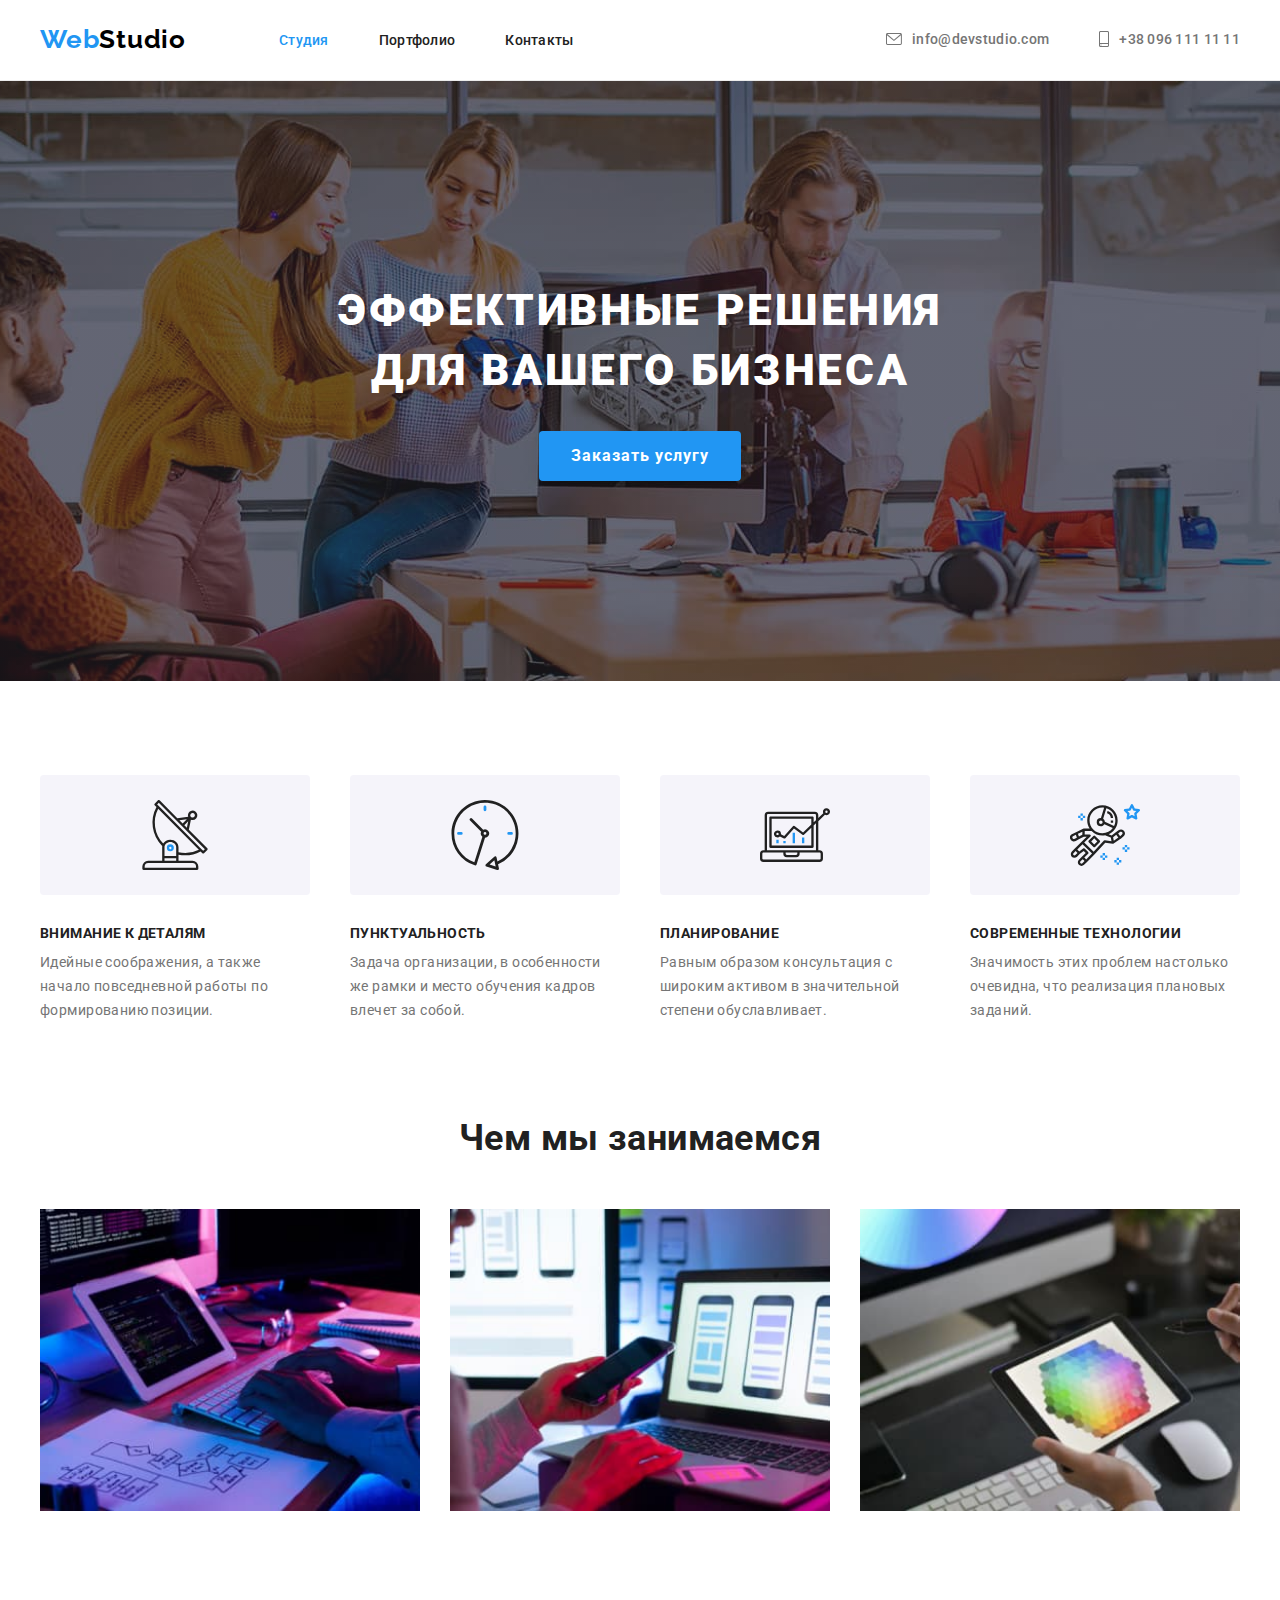
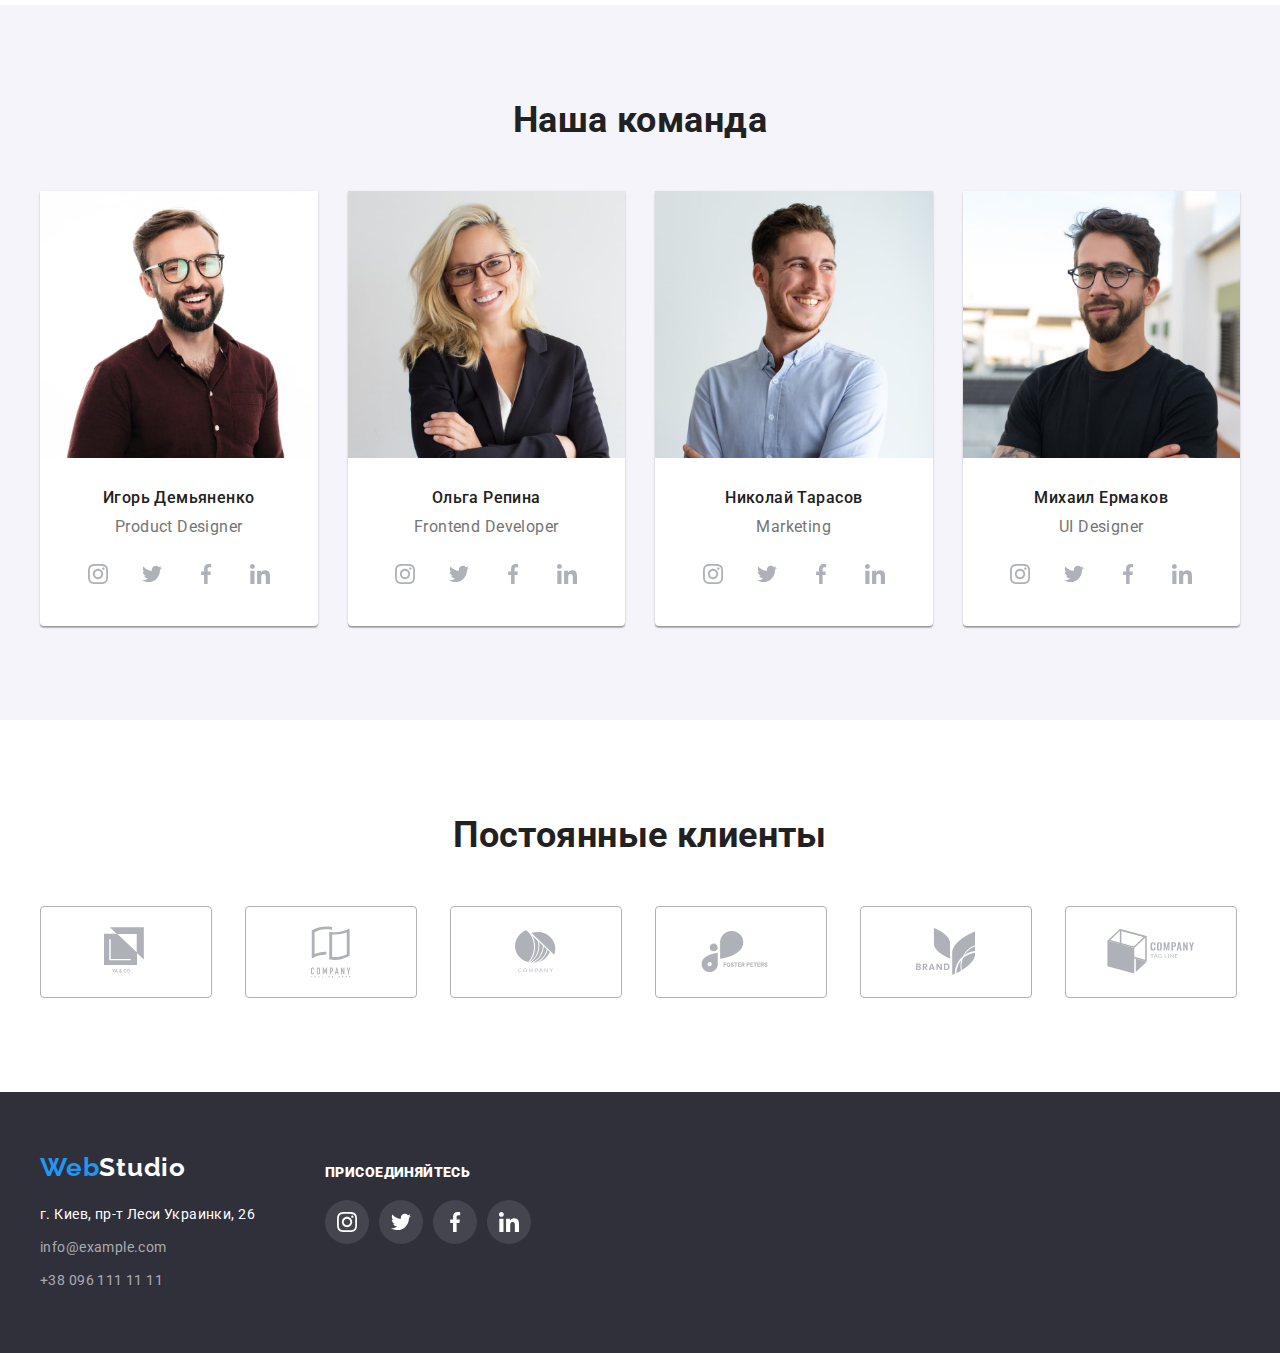
<file: index.html>
<!DOCTYPE html>
<html lang="ru-UA">

<head>

    <meta charset="UTF-8">
    <meta name="viewport" content="width=device-width, initial-scale=1.0">
    <title>Студия</title>
    <link href="https://fonts.googleapis.com/css2?family=Raleway:wght@700&family=Roboto:wght@400;500;700;900&display=swap" rel="stylesheet">
    <link rel="stylesheet" href="css/normalize.css">
    <link rel="stylesheet" href="css/styles.css">

</head>

<body>

    <header class="header">

        <div class="container header-container">
            <nav class="navigation">
                <a href="./index.html" class="logo"><span class="logo-accent">Web</span>Studio</a>
                <ul class="site-nav list">
                    <li class="list-item"><a href="./index.html" class="link current">Студия</a></li>
                    <li class="list-item"><a href="./portfolio.html" class="link">Портфолио</a></li>
                    <li class="list-item"><a href="#contacts" class="link">Контакты</a></li>
                </ul>
            </nav>
            <ul class="site-cont list">
                <li class="list-item mail"><a href="mailto:info@devstudio.com" class="link header-link"><svg class="mail-svg" width="16" height="12">
                    <use href="./images/studio-img/sprite.svg#mail"></use>
                </svg>info@devstudio.com</a></li>
                <li class="list-item phone"><a href="tel:+380961111111" class="link header-link"><svg class="phone-svg" width="10" height="16">
                    <use href="./images/studio-img/sprite.svg#phone"></use>
                </svg>+38 096 111 11 11</a></li>
            </ul>
        </div>

    </header>

    <main>

        <section class="hero">
            <div class="container">
                <h1 class="hero-title">Эффективные решения<br/>для вашего бизнеса</h1>
                <button type="button" class="button primary">Заказать услугу</button>
            </div>
        </section>

        <section class="section feature">
            <div class="container">
                <h2 class="section-title hidden">Особенности</h2>
                <ul class="feature-list list flexbox">
                    <li class="content-box icon-antenna">
                        <h3 class="title">Внимание к деталям</h3>
                        <p>Идейные соображения, а также начало повседневной работы по формированию позиции.</p>
                    </li>
                    <li class="content-box icon-clock">
                        <h3 class="title">Пунктуальность</h3>
                        <p>Задача организации, в особенности же рамки и место обучения кадров влечет за собой.</p>
                    </li>
                    <li class="content-box icon-diagram">
                        <h3 class="title">Планирование</h3>
                        <p>Равным образом консультация с широким активом в значительной степени обуславливает.</p>
                    </li>
                    <li class="content-box icon-astronaut">
                        <h3 class="title">Современные технологии</h3>
                        <p>Значимость этих проблем настолько очевидна, что реализация плановых заданий.</p>
                    </li>
                </ul>
            </div>
        </section>

        <section class="section job">
            <div class="container">
                <h2 class="section-title work">Чем мы занимаемся</h2>
                <ul class="list list-job">
                    <li class="work-img"><img class="img" src="./images/studio-img/img1.jpg" alt="Планшет с кодом на экране" width="370"></li>
                    <li class="work-img"><img class="img" src="./images/studio-img/img2.jpg" alt="Сматфон и ноутбук с вариантами оформления экрана" width="370"></li>
                    <li class="work-img"><img class="img" src="./images/studio-img/img3.jpg" alt="Планшет с цветовой палитрой на экране" width="370"></li>
                </ul>
            </div>
        </section>

        <section class="section team">
            <div class="container">
                <h2 class="section-title">Наша команда</h2>

                <ul class="team-list list">

                    <li class="card">
                        <img class="img" src="./images/studio-img/img4.jpg" alt="Мужчина в очках в коричневой рубашке" width="270">
                        <h3 class="title">Игорь Демьяненко</h3>
                        <p lang="en" class="spec">Product Designer</p>
                        <ul class="list social-icons">
                            <li class="social-icons-item">
                                <a class="social-icons-link" href="https://instagram.com/" target="_blank" rel="noopener noreferrer" aria-label="Instagram">
                                    <svg class="social-icons-svg">
                                    <use href="./images/studio-img/sprite.svg#instagram"></use>
                                </svg></a>
                            </li>
                            <li class="social-icons-item">
                                <a class="social-icons-link" href="https://twitter.com/" target="_blank" rel="noopener noreferrer" aria-label="Twitter">
                                    <svg class="social-icons-svg">
                                    <use href="./images/studio-img/sprite.svg#twitter"></use>
                                </svg></a>
                            </li>
                            <li class="social-icons-item">
                                <a class="social-icons-link" href="https://facebook.com/" target="_blank" rel="noopener noreferrer" aria-label="Facebook">
                                    <svg class="social-icons-svg">
                                    <use href="./images/studio-img/sprite.svg#facebook"></use>
                                </svg></a>
                            </li>
                            <li class="social-icons-item">
                                <a class="social-icons-link" href="https://linkedin.com/" target="_blank" rel="noopener noreferrer" aria-label="Linkedin">
                                    <svg class="social-icons-svg">
                                    <use href="./images/studio-img/sprite.svg#linkedin"></use>
                                </svg></a>
                            </li>
                        </ul>
                    </li>

                    <li class="card">
                        <img class="img" src="./images/studio-img/img5.jpg" alt="Девушка в очках в черном пиджаке" width="270">
                        <h3 class="title">Ольга Репина</h3>
                        <p lang="en" class="spec">Frontend Developer</p>
                        <ul class="list social-icons">
                            <li class="social-icons-item">
                                <a class="social-icons-link" href="https://instagram.com/" target="_blank" rel="noopener noreferrer" aria-label="Instagram">
                                    <svg class="social-icons-svg">
                                    <use href="./images/studio-img/sprite.svg#instagram"></use>
                                </svg></a>
                            </li>
                            <li class="social-icons-item">
                                <a class="social-icons-link" href="https://twitter.com/" target="_blank" rel="noopener noreferrer" aria-label="Twitter">
                                    <svg class="social-icons-svg">
                                    <use href="./images/studio-img/sprite.svg#twitter"></use>
                                </svg></a>
                            </li>
                            <li class="social-icons-item">
                                <a class="social-icons-link" href="https://facebook.com/" target="_blank" rel="noopener noreferrer" aria-label="Facebook">
                                    <svg class="social-icons-svg">
                                    <use href="./images/studio-img/sprite.svg#facebook"></use>
                                </svg></a>
                            </li>
                            <li class="social-icons-item">
                                <a class="social-icons-link" href="https://linkedin.com/" target="_blank" rel="noopener noreferrer" aria-label="Linkedin">
                                    <svg class="social-icons-svg">
                                    <use href="./images/studio-img/sprite.svg#linkedin"></use>
                                </svg></a>
                            </li>
                        </ul>
                    </li>

                    <li class="card">
                        <img class="img" src="./images/studio-img/img6.jpg" alt="Мужчина в голубой рубашке" width="270">
                        <h3 class="title">Николай Тарасов</h3>
                        <p lang="en" class="spec">Marketing</p>
                        <ul class="list social-icons">
                            <li class="social-icons-item">
                                <a class="social-icons-link" href="https://instagram.com/" target="_blank" rel="noopener noreferrer" aria-label="Instagram">
                                    <svg class="social-icons-svg">
                                    <use href="./images/studio-img/sprite.svg#instagram"></use>
                                </svg></a>
                            </li>
                            <li class="social-icons-item">
                                <a class="social-icons-link" href="https://twitter.com/" target="_blank" rel="noopener noreferrer" aria-label="Twitter">
                                    <svg class="social-icons-svg">
                                    <use href="./images/studio-img/sprite.svg#twitter"></use>
                                </svg></a>
                            </li>
                            <li class="social-icons-item">
                                <a class="social-icons-link" href="https://facebook.com/" target="_blank" rel="noopener noreferrer" aria-label="Facebook">
                                    <svg class="social-icons-svg">
                                    <use href="./images/studio-img/sprite.svg#facebook"></use>
                                </svg></a>
                            </li>
                            <li class="social-icons-item">
                                <a class="social-icons-link" href="https://linkedin.com/" target="_blank" rel="noopener noreferrer" aria-label="Linkedin">
                                    <svg class="social-icons-svg">
                                    <use href="./images/studio-img/sprite.svg#linkedin"></use>
                                </svg></a>
                            </li>
                        </ul>
                    </li>

                    <li class="card">
                        <img class="img" src="./images/studio-img/img7.jpg" alt="Мужчина в очках в черной футболке" width="270">
                        <h3 class="title">Михаил Ермаков</h3>
                        <p lang="en" class="spec">UI Designer</p>
                        <ul class="list social-icons">
                            <li class="social-icons-item">
                                <a class="social-icons-link" href="https://instagram.com/" target="_blank" rel="noopener noreferrer" aria-label="Instagram">
                                    <svg class="social-icons-svg">
                                        <use href="./images/studio-img/sprite.svg#instagram"></use>
                                    </svg></a>
                            </li>
                            <li class="social-icons-item">
                                <a class="social-icons-link" href="https://twitter.com/" target="_blank" rel="noopener noreferrer" aria-label="Twitter">
                                    <svg class="social-icons-svg">
                                        <use href="./images/studio-img/sprite.svg#twitter"></use>
                                    </svg></a>
                            </li>
                            <li class="social-icons-item">
                                <a class="social-icons-link" href="https://facebook.com/" target="_blank" rel="noopener noreferrer" aria-label="Facebook">
                                    <svg class="social-icons-svg">
                                        <use href="./images/studio-img/sprite.svg#facebook"></use>
                                     </svg></a>
                            </li>
                            <li class="social-icons-item">
                                <a class="social-icons-link" href="https://linkedin.com/" target="_blank" rel="noopener noreferrer" aria-label="Linkedin">
                                    <svg class="social-icons-svg">
                                        <use href="./images/studio-img/sprite.svg#linkedin"></use>
                                    </svg></a>
                            </li>
                        </ul>
                    </li>

                </ul>
            </div>

        </section>

        <section class="section clients">
            <div class="container">
                <h2 class="section-title clients-title">Постоянные клиенты</h2>
                <ul class="list clients-list">
                    <li class="clients-item">
                        <a class="clients-link" href="" target="_blank" rel="noopener noreferrer" aria-label="Company1">
                            <svg class="clients-icons-svg" width="44" height="49">
                                <use href="./images/studio-img/sprite.svg#logo1"></use>
                            </svg></a>
                    </li>
                    <li class="clients-item">
                        <a class="clients-link" href="" target="_blank" rel="noopener noreferrer" aria-label="Company2">
                            <svg class="clients-icons-svg" width="40" height="52">
                                <use href="./images/studio-img/sprite.svg#logo2"></use>
                            </svg></a>
                    </li>
                    <li class="clients-item">
                        <a class="clients-link" href="" target="_blank" rel="noopener noreferrer" aria-label="Company3">
                            <svg class="clients-icons-svg" width="41" height="43">
                                <use href="./images/studio-img/sprite.svg#logo3"></use>
                            </svg></a>
                    </li>
                    <li class="clients-item">
                        <a class="clients-link" href="" target="_blank" rel="noopener noreferrer" aria-label="Company4">
                            <svg class="clients-icons-svg" width="80" height="42">
                                <use href="./images/studio-img/sprite.svg#logo4"></use>
                            </svg></a>
                    </li>
                    <li class="clients-item">
                        <a class="clients-link" href="" target="_blank" rel="noopener noreferrer" aria-label="Company5">
                            <svg class="clients-icons-svg" width="59" height="47">
                                <use href="./images/studio-img/sprite.svg#logo5"></use>
                            </svg></a>
                    </li>
                    <li class="clients-item">
                        <a class="clients-link" href="" target="_blank" rel="noopener noreferrer" aria-label="Company6">
                            <svg class="clients-icons-svg" width="88" height="45">
                                <use href="./images/studio-img/sprite.svg#logo6"></use>
                            </svg></a>
                    </li>
                </ul>
            </div>
        </section>

    </main>

    <footer class="footer">

        <div class="container footer-text">
            <div class="our-contacts">
                <a href="./index.html" class="footer-logo"><span class="logo-accent">Web</span>Studio</a>
                <ul id="contacts" class="address list">
                    <li class="address-link">г. Киев, пр-т Леси Украинки, 26</li>
                    <li class="address-link"><a href="mailto:info@example.com" class="link">info@example.com</a></li>
                    <li><a href="tel:+380961111111" class="link">+38 096 111 11 11</a></li>
                </ul>
            </div>


            <div class="social-network">
                <p class="appeal"><strong>Присоединяйтесь</strong></p>
                <ul class="list social-icons">
                    <li class="social-icons-item">
                        <a class="social-icons-link footer-icons-link" href="https://instagram.com/" target="_blank" rel="noopener noreferrer" aria-label="Instagram">
                            <svg class="social-icons-svg footer-icons-svg">
                                    <use href="./images/studio-img/sprite.svg#instagram"></use>
                                </svg></a>
                    </li>
                    <li class="social-icons-item">
                        <a class="social-icons-link footer-icons-link" href="https://twitter.com/" target="_blank" rel="noopener noreferrer" aria-label="Twitter">
                            <svg class="social-icons-svg footer-icons-svg">
                                    <use href="./images/studio-img/sprite.svg#twitter"></use>
                                </svg></a>
                    </li>
                    <li class="social-icons-item">
                        <a class="social-icons-link footer-icons-link" href="https://facebook.com/" target="_blank" rel="noopener noreferrer" aria-label="Facebook">
                            <svg class="social-icons-svg footer-icons-svg">
                                    <use href="./images/studio-img/sprite.svg#facebook"></use>
                                </svg></a>
                    </li>
                    <li class="social-icons-item">
                        <a class="social-icons-link footer-icons-link" href="https://linkedin.com/" target="_blank" rel="noopener noreferrer" aria-label="Linkedin">
                            <svg class="social-icons-svg footer-icons-svg">
                                    <use href="./images/studio-img/sprite.svg#linkedin"></use>
                                </svg></a>
                    </li>
                </ul>
            </div>

        </div>
    </footer>

</body>

</html>
</file>
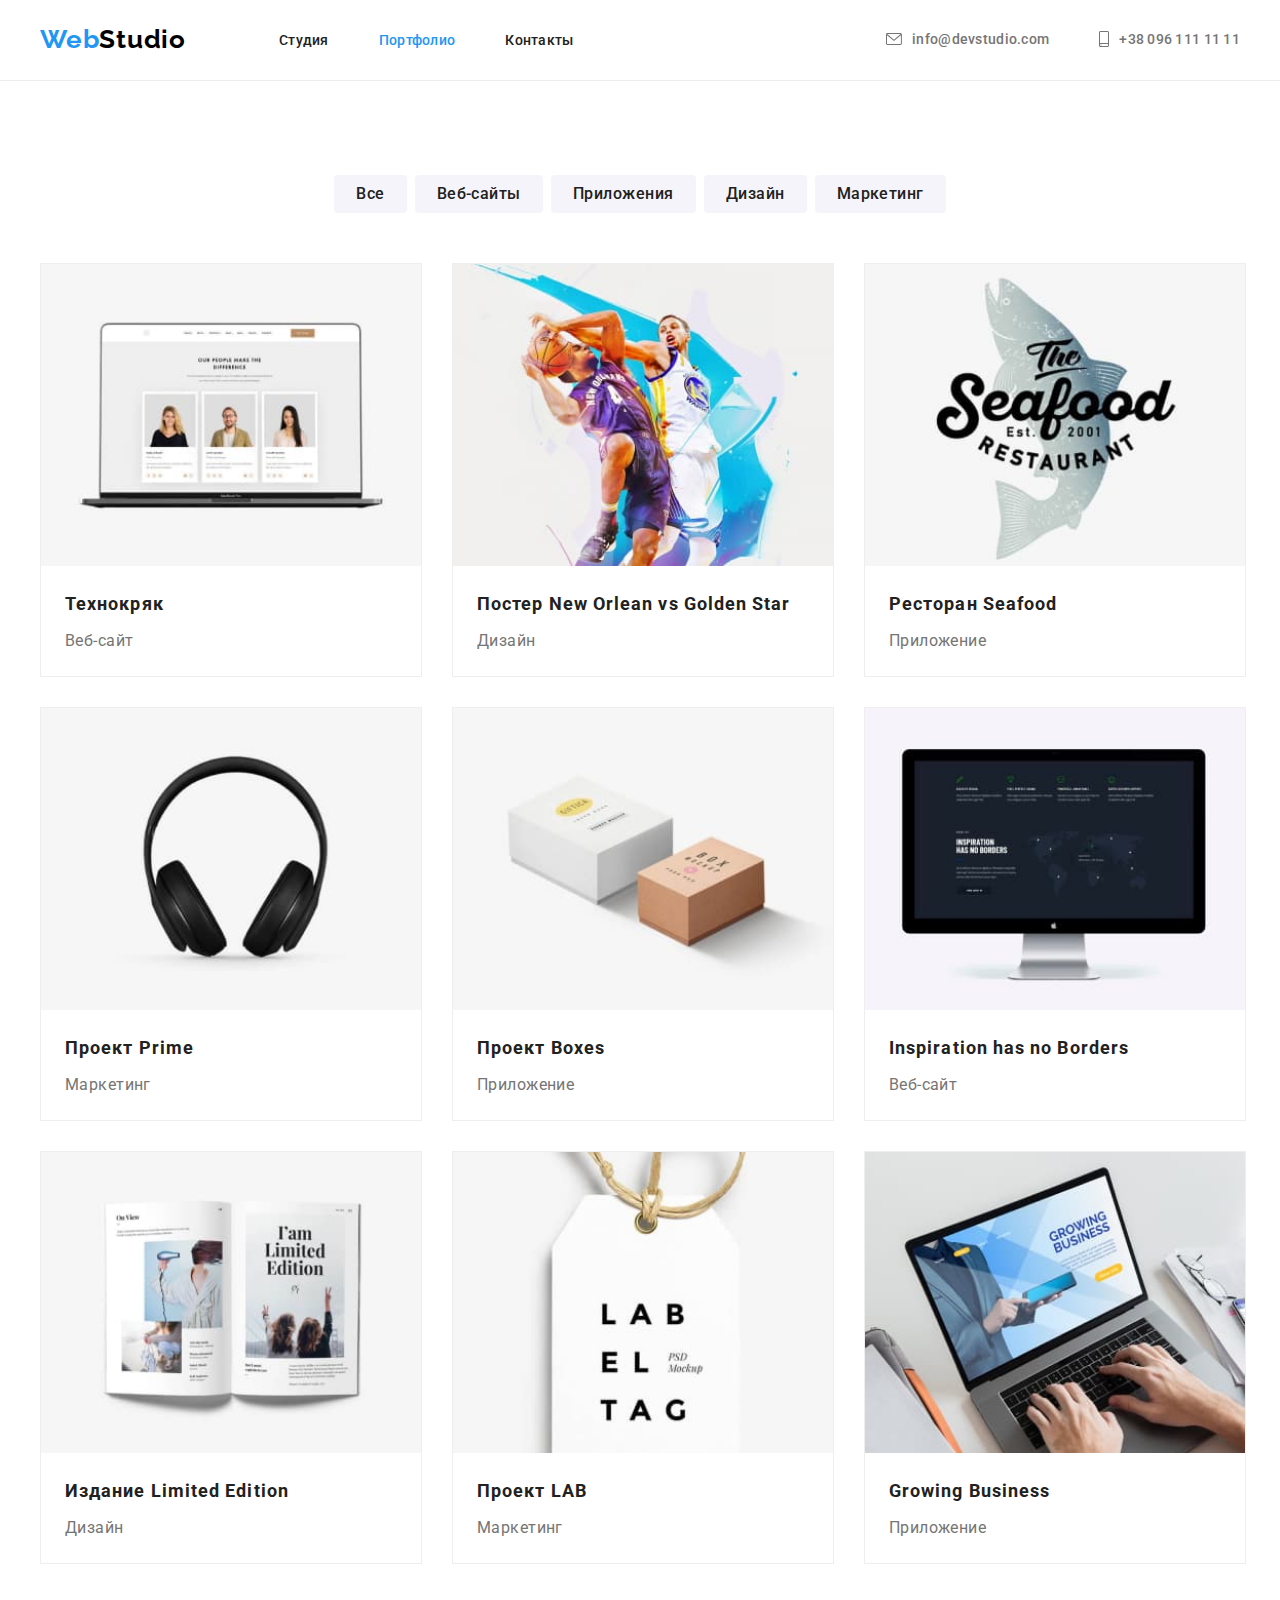
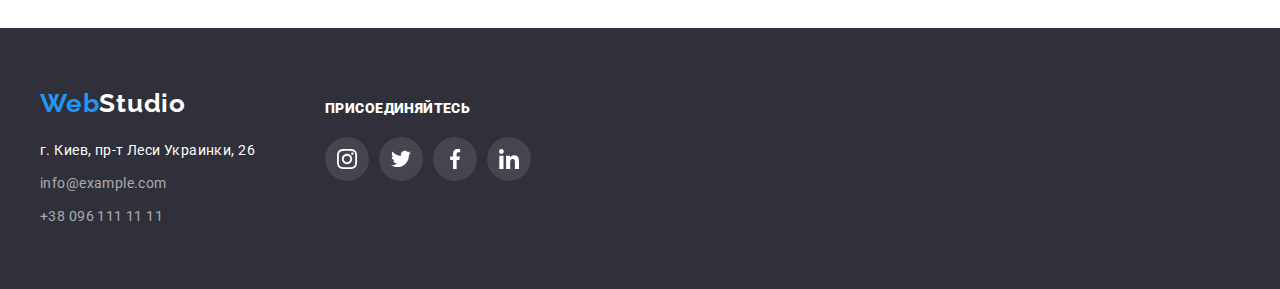
<file: portfolio.html>
<!DOCTYPE html>
<html lang="ru-UA">

<head>

    <meta charset="UTF-8">
    <meta name="viewport" content="width=device-width, initial-scale=1.0">
    <title>Портфолио</title>
    <link href="https://fonts.googleapis.com/css2?family=Raleway:wght@700&family=Roboto:wght@400;500;700;900&display=swap" rel="stylesheet">
    <link rel="stylesheet" href="css/normalize.css">
    <link rel="stylesheet" href="css/styles.css">

</head>

<body>

    <header class="header">

        <div class="container header-container">
            <nav class="navigation">
                <a href="./index.html" class="logo"><span class="logo-accent">Web</span>Studio</a>
                <ul class="site-nav list">
                    <li class="list-item"><a href="./index.html" class="link">Студия</a></li>
                    <li class="list-item"><a href="./portfolio.html" class="link current">Портфолио</a></li>
                    <li class="list-item"><a href="#contacts" class="link">Контакты</a></li>
                </ul>
            </nav>
            <ul class="site-cont list">
                <li class="list-item mail"><a href="mailto:info@devstudio.com" class="link header-link"><svg class="mail-svg" width="16" height="12">
                    <use href="./images/studio-img/sprite.svg#mail"></use>
                </svg>info@devstudio.com</a></li>
                <li class="list-item phone"><a href="tel:+380961111111" class="link header-link"><svg class="phone-svg" width="10" height="16">
                    <use href="./images/studio-img/sprite.svg#phone"></use>
                </svg>+38 096 111 11 11</a></li>
            </ul>
        </div>

    </header>

    <main>

        <section class="section progect">
            <div class="container">
                <h1 class="hidden">Портфолио</h1>

                <ul class="filter-list list">
                    <li class="filter-btn"><button type="button" class="button filter">Все</button></li>
                    <li class="filter-btn"><button type="button" class="button filter">Веб-сайты</button></li>
                    <li class="filter-btn"><button type="button" class="button filter">Приложения</button></li>
                    <li class="filter-btn"><button type="button" class="button filter">Дизайн</button></li>
                    <li class="filter-btn"><button type="button" class="button filter">Маркетинг</button></li>
                </ul>

                <ul class="progect-list list">
                    <li class="list-element">
                        <img class="img" src="./images/portfolio-img/img2-1.jpg" alt="Ноутбук со страницей веб-сайта на экране" width="370">
                        <h2 class="title">Технокряк</h2>
                        <p class="dep">Веб-сайт</p>
                    </li>
                    <li class="list-element">
                        <img class="img" src="./images/portfolio-img/img2-2.jpg" alt="Два баскетболиста в прыжке с мячом" width="370">
                        <h2 class="title">Постер New Orlean vs Golden Star</h2>
                        <p class="dep">Дизайн</p>
                    </li>
                    <li class="list-element">
                        <img class="img" src="./images/portfolio-img/img2-3.jpg" alt="Эмблема рыбы ресторанв Сифуд" width="370">
                        <h2 class="title">Ресторан Seafood</h2>
                        <p class="dep">Приложение</p>
                    </li>
                    <li class="list-element">
                        <img class="img" src="./images/portfolio-img/img2-4.jpg" alt="Накладные чорные наушники" width="370">
                        <h2 class="title">Проект Prime</h2>
                        <p class="dep">Маркетинг</p>
                    </li>
                    <li class="list-element">
                        <img class="img" src="./images/portfolio-img/img2-5.jpg" alt="Две коробки" width="370">
                        <h2 class="title">Проект Boxes</h2>
                        <p class="dep">Приложение</p>
                    </li>
                    <li class="list-element">
                        <img class="img" src="./images/portfolio-img/img2-6.jpg" alt="Монитор с изображением страницы веб-сайта" width="370">
                        <h2 class="title">Inspiration has no Borders</h2>
                        <p class="dep">Веб-сайт</p>
                    </li>
                    <li class="list-element">
                        <img class="img" src="./images/portfolio-img/img2-7.jpg" alt="Открытая книга" width="370">
                        <h2 class="title">Издание Limited Edition</h2>
                        <p class="dep">Дизайн</p>
                    </li>
                    <li class="list-element">
                        <img class="img" src="./images/portfolio-img/img2-8.jpg" alt="Белая бирка с надписью" width="370">
                        <h2 class="title">Проект LAB</h2>
                        <p class="dep">Маркетинг</p>
                    </li>
                    <li class="list-element">
                        <img class="img" src="./images/portfolio-img/img2-9.jpg" alt="Ноутбук с изобрадением приложения" width="370">
                        <h2 class="title">Growing Business</h2>
                        <p class="dep">Приложение</p>
                    </li>
                </ul>
            </div>
        </section>

    </main>

    <footer class="footer">

        <div class="container footer-text">
            <div class="our-contacts">
                <a href="./index.html" class="footer-logo"><span class="logo-accent">Web</span>Studio</a>
                <ul id="contacts" class="address list">
                    <li class="address-link">г. Киев, пр-т Леси Украинки, 26</li>
                    <li class="address-link"><a href="mailto:info@example.com" class="link">info@example.com</a></li>
                    <li><a href="tel:+380961111111" class="link">+38 096 111 11 11</a></li>
                </ul>
            </div>


            <div class="social-network">
                <p class="appeal"><strong>Присоединяйтесь</strong></p>
                <ul class="list social-icons">
                    <li class="social-icons-item">
                        <a class="social-icons-link footer-icons-link" href="https://instagram.com/" target="_blank" rel="noopener noreferrer" aria-label="Instagram">
                            <svg class="social-icons-svg footer-icons-svg">
                                    <use href="./images/studio-img/sprite.svg#instagram"></use>
                                </svg></a>
                    </li>
                    <li class="social-icons-item">
                        <a class="social-icons-link footer-icons-link" href="https://twitter.com/" target="_blank" rel="noopener noreferrer" aria-label="Twitter">
                            <svg class="social-icons-svg footer-icons-svg">
                                    <use href="./images/studio-img/sprite.svg#twitter"></use>
                                </svg></a>
                    </li>
                    <li class="social-icons-item">
                        <a class="social-icons-link footer-icons-link" href="https://facebook.com/" target="_blank" rel="noopener noreferrer" aria-label="Facebook">
                            <svg class="social-icons-svg footer-icons-svg">
                                    <use href="./images/studio-img/sprite.svg#facebook"></use>
                                </svg></a>
                    </li>
                    <li class="social-icons-item">
                        <a class="social-icons-link footer-icons-link" href="https://linkedin.com/" target="_blank" rel="noopener noreferrer" aria-label="Linkedin">
                            <svg class="social-icons-svg footer-icons-svg">
                                    <use href="./images/studio-img/sprite.svg#linkedin"></use>
                                </svg></a>
                    </li>
                </ul>
            </div>

        </div>
    </footer>


</body>

</html>
</file>
<file: css/styles.css>
:root {
                                                                                                                                                                                                                                                                                                                                                                                                                                                                                                                                                                                                                                                             --primary-text-color: #757575;
                                                                                                                                                                                                                                                                                                                                                                                                                                                                                                                                                                                                                                                             --title-text-color: #212121;
                                                                                                                                                                                                                                                                                                                                                                                                                                                                                                                                                                                                                                                             --accent-color: #2196F3;
                                                                                                                                                                                                                                                                                                                                                                                                                                                                                                                                                                                                                                                             --some-text-color: #000000;
                                                                                                                                                                                                                                                                                                                                                                                                                                                                                                                                                                                                                                                             --footer-text-color: rgba(255, 255, 255, 0.6);
                                                                                                                                                                                                                                                                                                                                                                                                                                                                                                                                                                                                                                                             --main-background-color: #FFFFFF;
                                                                                                                                                                                                                                                                                                                                                                                                                                                                                                                                                                                                                                                             --secondery-background-color: #2F303A;
                                                                                                                                                                                                                                                                                                                                                                                                                                                                                                                                                                                                                                                             --section-background-color: #F5F4FA;
                                                                                                                                                                                                                                                                                                                                                                                                                                                                                                                                                                                                                                                             --icons-color: #AFB1B8;
                                                                                                                                                                                                                                                                                                                                                                                                                                                                                                                                                                                                                                                         }
                                                                                                                                                                                                                                                                                                                                                                                                                                                                                                                                                                                                                                                         /* Обводка для проверки */
                                                                                                                                                                                                                                                                                                                                                                                                                                                                                                                                                                                                                                                         /* outline: 2px solod tomato; */
                                                                                                                                                                                                                                                                                                                                                                                                                                                                                                                                                                                                                                                         
                                                                                                                                                                                                                                                                                                                                                                                                                                                                                                                                                                                                                                                         html {
                                                                                                                                                                                                                                                                                                                                                                                                                                                                                                                                                                                                                                                             box-sizing: border-box;
                                                                                                                                                                                                                                                                                                                                                                                                                                                                                                                                                                                                                                                         }
                                                                                                                                                                                                                                                                                                                                                                                                                                                                                                                                                                                                                                                         
                                                                                                                                                                                                                                                                                                                                                                                                                                                                                                                                                                                                                                                         body {
                                                                                                                                                                                                                                                                                                                                                                                                                                                                                                                                                                                                                                                             font-family: Roboto, sans-serif;
                                                                                                                                                                                                                                                                                                                                                                                                                                                                                                                                                                                                                                                             font-size: 14px;
                                                                                                                                                                                                                                                                                                                                                                                                                                                                                                                                                                                                                                                             line-height: 1.71;
                                                                                                                                                                                                                                                                                                                                                                                                                                                                                                                                                                                                                                                             letter-spacing: 0.03em;
                                                                                                                                                                                                                                                                                                                                                                                                                                                                                                                                                                                                                                                             color: var(--primary-text-color);
                                                                                                                                                                                                                                                                                                                                                                                                                                                                                                                                                                                                                                                             background-color: var(--main-background-color);
                                                                                                                                                                                                                                                                                                                                                                                                                                                                                                                                                                                                                                                         }
                                                                                                                                                                                                                                                                                                                                                                                                                                                                                                                                                                                                                                                         
                                                                                                                                                                                                                                                                                                                                                                                                                                                                                                                                                                                                                                                         h1,
                                                                                                                                                                                                                                                                                                                                                                                                                                                                                                                                                                                                                                                         h2,
                                                                                                                                                                                                                                                                                                                                                                                                                                                                                                                                                                                                                                                         h3 {
                                                                                                                                                                                                                                                                                                                                                                                                                                                                                                                                                                                                                                                             margin-top: 0;
                                                                                                                                                                                                                                                                                                                                                                                                                                                                                                                                                                                                                                                         }
                                                                                                                                                                                                                                                                                                                                                                                                                                                                                                                                                                                                                                                         
                                                                                                                                                                                                                                                                                                                                                                                                                                                                                                                                                                                                                                                         p {
                                                                                                                                                                                                                                                                                                                                                                                                                                                                                                                                                                                                                                                             margin: 0;
                                                                                                                                                                                                                                                                                                                                                                                                                                                                                                                                                                                                                                                         }
                                                                                                                                                                                                                                                                                                                                                                                                                                                                                                                                                                                                                                                         
                                                                                                                                                                                                                                                                                                                                                                                                                                                                                                                                                                                                                                                         img {
                                                                                                                                                                                                                                                                                                                                                                                                                                                                                                                                                                                                                                                             display: block;
                                                                                                                                                                                                                                                                                                                                                                                                                                                                                                                                                                                                                                                             width: 100%;
                                                                                                                                                                                                                                                                                                                                                                                                                                                                                                                                                                                                                                                         }
                                                                                                                                                                                                                                                                                                                                                                                                                                                                                                                                                                                                                                                         
                                                                                                                                                                                                                                                                                                                                                                                                                                                                                                                                                                                                                                                         .list {
                                                                                                                                                                                                                                                                                                                                                                                                                                                                                                                                                                                                                                                             padding: 0;
                                                                                                                                                                                                                                                                                                                                                                                                                                                                                                                                                                                                                                                             margin: 0;
                                                                                                                                                                                                                                                                                                                                                                                                                                                                                                                                                                                                                                                             list-style: none;
                                                                                                                                                                                                                                                                                                                                                                                                                                                                                                                                                                                                                                                         }
                                                                                                                                                                                                                                                                                                                                                                                                                                                                                                                                                                                                                                                         /* Header */
                                                                                                                                                                                                                                                                                                                                                                                                                                                                                                                                                                                                                                                         
                                                                                                                                                                                                                                                                                                                                                                                                                                                                                                                                                                                                                                                         .header {
                                                                                                                                                                                                                                                                                                                                                                                                                                                                                                                                                                                                                                                             padding-top: 24px;
                                                                                                                                                                                                                                                                                                                                                                                                                                                                                                                                                                                                                                                             padding-bottom: 25px;
                                                                                                                                                                                                                                                                                                                                                                                                                                                                                                                                                                                                                                                             border-bottom: 1px solid #ECECEC;
                                                                                                                                                                                                                                                                                                                                                                                                                                                                                                                                                                                                                                                             font-weight: 500;
                                                                                                                                                                                                                                                                                                                                                                                                                                                                                                                                                                                                                                                             font-size: 14px;
                                                                                                                                                                                                                                                                                                                                                                                                                                                                                                                                                                                                                                                             line-height: 1.142;
                                                                                                                                                                                                                                                                                                                                                                                                                                                                                                                                                                                                                                                             letter-spacing: 0.02em;
                                                                                                                                                                                                                                                                                                                                                                                                                                                                                                                                                                                                                                                             background-color: var(--main-background-color);
                                                                                                                                                                                                                                                                                                                                                                                                                                                                                                                                                                                                                                                         }
                                                                                                                                                                                                                                                                                                                                                                                                                                                                                                                                                                                                                                                         
                                                                                                                                                                                                                                                                                                                                                                                                                                                                                                                                                                                                                                                         .container {
                                                                                                                                                                                                                                                                                                                                                                                                                                                                                                                                                                                                                                                             width: 1200px;
                                                                                                                                                                                                                                                                                                                                                                                                                                                                                                                                                                                                                                                             padding-left: 15px;
                                                                                                                                                                                                                                                                                                                                                                                                                                                                                                                                                                                                                                                             padding-right: 15px;
                                                                                                                                                                                                                                                                                                                                                                                                                                                                                                                                                                                                                                                             margin-left: auto;
                                                                                                                                                                                                                                                                                                                                                                                                                                                                                                                                                                                                                                                             margin-right: auto;
                                                                                                                                                                                                                                                                                                                                                                                                                                                                                                                                                                                                                                                         }
                                                                                                                                                                                                                                                                                                                                                                                                                                                                                                                                                                                                                                                         
                                                                                                                                                                                                                                                                                                                                                                                                                                                                                                                                                                                                                                                         .header-container {
                                                                                                                                                                                                                                                                                                                                                                                                                                                                                                                                                                                                                                                             display: flex;
                                                                                                                                                                                                                                                                                                                                                                                                                                                                                                                                                                                                                                                             justify-content: space-between;
                                                                                                                                                                                                                                                                                                                                                                                                                                                                                                                                                                                                                                                             align-items: center;
                                                                                                                                                                                                                                                                                                                                                                                                                                                                                                                                                                                                                                                         }
                                                                                                                                                                                                                                                                                                                                                                                                                                                                                                                                                                                                                                                         
                                                                                                                                                                                                                                                                                                                                                                                                                                                                                                                                                                                                                                                         .navigation {
                                                                                                                                                                                                                                                                                                                                                                                                                                                                                                                                                                                                                                                             display: flex;
                                                                                                                                                                                                                                                                                                                                                                                                                                                                                                                                                                                                                                                             align-items: center;
                                                                                                                                                                                                                                                                                                                                                                                                                                                                                                                                                                                                                                                         }
                                                                                                                                                                                                                                                                                                                                                                                                                                                                                                                                                                                                                                                         
                                                                                                                                                                                                                                                                                                                                                                                                                                                                                                                                                                                                                                                         .mail {
                                                                                                                                                                                                                                                                                                                                                                                                                                                                                                                                                                                                                                                             display: flex;
                                                                                                                                                                                                                                                                                                                                                                                                                                                                                                                                                                                                                                                             align-items: center;
                                                                                                                                                                                                                                                                                                                                                                                                                                                                                                                                                                                                                                                         }
                                                                                                                                                                                                                                                                                                                                                                                                                                                                                                                                                                                                                                                         
                                                                                                                                                                                                                                                                                                                                                                                                                                                                                                                                                                                                                                                         .header-link {
                                                                                                                                                                                                                                                                                                                                                                                                                                                                                                                                                                                                                                                             display: flex;
                                                                                                                                                                                                                                                                                                                                                                                                                                                                                                                                                                                                                                                             align-items: center;
                                                                                                                                                                                                                                                                                                                                                                                                                                                                                                                                                                                                                                                         }
                                                                                                                                                                                                                                                                                                                                                                                                                                                                                                                                                                                                                                                         
                                                                                                                                                                                                                                                                                                                                                                                                                                                                                                                                                                                                                                                         .mail-svg,
                                                                                                                                                                                                                                                                                                                                                                                                                                                                                                                                                                                                                                                         .phone-svg {
                                                                                                                                                                                                                                                                                                                                                                                                                                                                                                                                                                                                                                                             display: inline-flex;
                                                                                                                                                                                                                                                                                                                                                                                                                                                                                                                                                                                                                                                             fill: var(--primary-text-color);
                                                                                                                                                                                                                                                                                                                                                                                                                                                                                                                                                                                                                                                             margin-right: 10px;
                                                                                                                                                                                                                                                                                                                                                                                                                                                                                                                                                                                                                                                         }
                                                                                                                                                                                                                                                                                                                                                                                                                                                                                                                                                                                                                                                         
                                                                                                                                                                                                                                                                                                                                                                                                                                                                                                                                                                                                                                                         .header-link:hover .mail-svg,
                                                                                                                                                                                                                                                                                                                                                                                                                                                                                                                                                                                                                                                         .header-link:focus .mail-svg,
                                                                                                                                                                                                                                                                                                                                                                                                                                                                                                                                                                                                                                                         .header-link:hover .phone-svg,
                                                                                                                                                                                                                                                                                                                                                                                                                                                                                                                                                                                                                                                         .header-link:focus .phone-svg {
                                                                                                                                                                                                                                                                                                                                                                                                                                                                                                                                                                                                                                                             fill: var(--accent-color);
                                                                                                                                                                                                                                                                                                                                                                                                                                                                                                                                                                                                                                                         }
                                                                                                                                                                                                                                                                                                                                                                                                                                                                                                                                                                                                                                                         /* Logo */
                                                                                                                                                                                                                                                                                                                                                                                                                                                                                                                                                                                                                                                         
                                                                                                                                                                                                                                                                                                                                                                                                                                                                                                                                                                                                                                                         .header .logo {
                                                                                                                                                                                                                                                                                                                                                                                                                                                                                                                                                                                                                                                             margin-right: 93px;
                                                                                                                                                                                                                                                                                                                                                                                                                                                                                                                                                                                                                                                         }
                                                                                                                                                                                                                                                                                                                                                                                                                                                                                                                                                                                                                                                         
                                                                                                                                                                                                                                                                                                                                                                                                                                                                                                                                                                                                                                                         .logo,
                                                                                                                                                                                                                                                                                                                                                                                                                                                                                                                                                                                                                                                         .footer-logo {
                                                                                                                                                                                                                                                                                                                                                                                                                                                                                                                                                                                                                                                             font-family: Raleway, sans-serif;
                                                                                                                                                                                                                                                                                                                                                                                                                                                                                                                                                                                                                                                             font-weight: 700;
                                                                                                                                                                                                                                                                                                                                                                                                                                                                                                                                                                                                                                                             font-size: 26px;
                                                                                                                                                                                                                                                                                                                                                                                                                                                                                                                                                                                                                                                             line-height: 1.192;
                                                                                                                                                                                                                                                                                                                                                                                                                                                                                                                                                                                                                                                             letter-spacing: 0.03em;
                                                                                                                                                                                                                                                                                                                                                                                                                                                                                                                                                                                                                                                             color: var(--some-text-color);
                                                                                                                                                                                                                                                                                                                                                                                                                                                                                                                                                                                                                                                         }
                                                                                                                                                                                                                                                                                                                                                                                                                                                                                                                                                                                                                                                         
                                                                                                                                                                                                                                                                                                                                                                                                                                                                                                                                                                                                                                                         .logo-accent {
                                                                                                                                                                                                                                                                                                                                                                                                                                                                                                                                                                                                                                                             color: var(--accent-color);
                                                                                                                                                                                                                                                                                                                                                                                                                                                                                                                                                                                                                                                         }
                                                                                                                                                                                                                                                                                                                                                                                                                                                                                                                                                                                                                                                         
                                                                                                                                                                                                                                                                                                                                                                                                                                                                                                                                                                                                                                                         .logo,
                                                                                                                                                                                                                                                                                                                                                                                                                                                                                                                                                                                                                                                         .link {
                                                                                                                                                                                                                                                                                                                                                                                                                                                                                                                                                                                                                                                             text-decoration: none;
                                                                                                                                                                                                                                                                                                                                                                                                                                                                                                                                                                                                                                                         }
                                                                                                                                                                                                                                                                                                                                                                                                                                                                                                                                                                                                                                                         /*  Site-nav, Site-cont */
                                                                                                                                                                                                                                                                                                                                                                                                                                                                                                                                                                                                                                                         
                                                                                                                                                                                                                                                                                                                                                                                                                                                                                                                                                                                                                                                         .site-nav,
                                                                                                                                                                                                                                                                                                                                                                                                                                                                                                                                                                                                                                                         .site-cont {
                                                                                                                                                                                                                                                                                                                                                                                                                                                                                                                                                                                                                                                             display: inline-flex;
                                                                                                                                                                                                                                                                                                                                                                                                                                                                                                                                                                                                                                                         }
                                                                                                                                                                                                                                                                                                                                                                                                                                                                                                                                                                                                                                                         
                                                                                                                                                                                                                                                                                                                                                                                                                                                                                                                                                                                                                                                         .list-item:not(:last-child) {
                                                                                                                                                                                                                                                                                                                                                                                                                                                                                                                                                                                                                                                             margin-right: 50px;
                                                                                                                                                                                                                                                                                                                                                                                                                                                                                                                                                                                                                                                         }
                                                                                                                                                                                                                                                                                                                                                                                                                                                                                                                                                                                                                                                         
                                                                                                                                                                                                                                                                                                                                                                                                                                                                                                                                                                                                                                                         .site-nav .link {
                                                                                                                                                                                                                                                                                                                                                                                                                                                                                                                                                                                                                                                             color: var(--title-text-color);
                                                                                                                                                                                                                                                                                                                                                                                                                                                                                                                                                                                                                                                         }
                                                                                                                                                                                                                                                                                                                                                                                                                                                                                                                                                                                                                                                         
                                                                                                                                                                                                                                                                                                                                                                                                                                                                                                                                                                                                                                                         .site-nav .link:hover,
                                                                                                                                                                                                                                                                                                                                                                                                                                                                                                                                                                                                                                                         .site-nav .link:focus,
                                                                                                                                                                                                                                                                                                                                                                                                                                                                                                                                                                                                                                                         .site-cont .link:hover,
                                                                                                                                                                                                                                                                                                                                                                                                                                                                                                                                                                                                                                                         .site-cont .link:focus,
                                                                                                                                                                                                                                                                                                                                                                                                                                                                                                                                                                                                                                                         .site-nav .link.current {
                                                                                                                                                                                                                                                                                                                                                                                                                                                                                                                                                                                                                                                             color: var(--accent-color);
                                                                                                                                                                                                                                                                                                                                                                                                                                                                                                                                                                                                                                                         }
                                                                                                                                                                                                                                                                                                                                                                                                                                                                                                                                                                                                                                                         
                                                                                                                                                                                                                                                                                                                                                                                                                                                                                                                                                                                                                                                         .site-cont .link {
                                                                                                                                                                                                                                                                                                                                                                                                                                                                                                                                                                                                                                                             color: var(--primary-text-color);
                                                                                                                                                                                                                                                                                                                                                                                                                                                                                                                                                                                                                                                         }
                                                                                                                                                                                                                                                                                                                                                                                                                                                                                                                                                                                                                                                         /* Hero */
                                                                                                                                                                                                                                                                                                                                                                                                                                                                                                                                                                                                                                                         
                                                                                                                                                                                                                                                                                                                                                                                                                                                                                                                                                                                                                                                         .hero {
                                                                                                                                                                                                                                                                                                                                                                                                                                                                                                                                                                                                                                                             height: 600px;
                                                                                                                                                                                                                                                                                                                                                                                                                                                                                                                                                                                                                                                             text-align: center;
                                                                                                                                                                                                                                                                                                                                                                                                                                                                                                                                                                                                                                                             background-color: var(--secondery-background-color);
                                                                                                                                                                                                                                                                                                                                                                                                                                                                                                                                                                                                                                                             background-image: radial-gradient(circle at center, rgba(47, 48, 58, 0.4) 40%, rgba(47, 48, 58, 0.4) 40%), url(../images/studio-img/bg-hero.jpg);
                                                                                                                                                                                                                                                                                                                                                                                                                                                                                                                                                                                                                                                             background-repeat: no-repeat;
                                                                                                                                                                                                                                                                                                                                                                                                                                                                                                                                                                                                                                                             background-size: cover;
                                                                                                                                                                                                                                                                                                                                                                                                                                                                                                                                                                                                                                                             background-position: center;
                                                                                                                                                                                                                                                                                                                                                                                                                                                                                                                                                                                                                                                         }
                                                                                                                                                                                                                                                                                                                                                                                                                                                                                                                                                                                                                                                         
                                                                                                                                                                                                                                                                                                                                                                                                                                                                                                                                                                                                                                                         .hero-title {
                                                                                                                                                                                                                                                                                                                                                                                                                                                                                                                                                                                                                                                             margin-bottom: 30px;
                                                                                                                                                                                                                                                                                                                                                                                                                                                                                                                                                                                                                                                             padding-top: 200px;
                                                                                                                                                                                                                                                                                                                                                                                                                                                                                                                                                                                                                                                             font-weight: 900;
                                                                                                                                                                                                                                                                                                                                                                                                                                                                                                                                                                                                                                                             font-size: 44px;
                                                                                                                                                                                                                                                                                                                                                                                                                                                                                                                                                                                                                                                             line-height: 1.36;
                                                                                                                                                                                                                                                                                                                                                                                                                                                                                                                                                                                                                                                             letter-spacing: 0.06em;
                                                                                                                                                                                                                                                                                                                                                                                                                                                                                                                                                                                                                                                             text-transform: uppercase;
                                                                                                                                                                                                                                                                                                                                                                                                                                                                                                                                                                                                                                                             color: var(--main-background-color);
                                                                                                                                                                                                                                                                                                                                                                                                                                                                                                                                                                                                                                                         }
                                                                                                                                                                                                                                                                                                                                                                                                                                                                                                                                                                                                                                                         /* Section */
                                                                                                                                                                                                                                                                                                                                                                                                                                                                                                                                                                                                                                                         
                                                                                                                                                                                                                                                                                                                                                                                                                                                                                                                                                                                                                                                         .section {
                                                                                                                                                                                                                                                                                                                                                                                                                                                                                                                                                                                                                                                             padding-top: 94px;
                                                                                                                                                                                                                                                                                                                                                                                                                                                                                                                                                                                                                                                             padding-bottom: 94px;
                                                                                                                                                                                                                                                                                                                                                                                                                                                                                                                                                                                                                                                         }
                                                                                                                                                                                                                                                                                                                                                                                                                                                                                                                                                                                                                                                         
                                                                                                                                                                                                                                                                                                                                                                                                                                                                                                                                                                                                                                                         .section.job {
                                                                                                                                                                                                                                                                                                                                                                                                                                                                                                                                                                                                                                                             padding-top: 0;
                                                                                                                                                                                                                                                                                                                                                                                                                                                                                                                                                                                                                                                         }
                                                                                                                                                                                                                                                                                                                                                                                                                                                                                                                                                                                                                                                         
                                                                                                                                                                                                                                                                                                                                                                                                                                                                                                                                                                                                                                                         .section-title {
                                                                                                                                                                                                                                                                                                                                                                                                                                                                                                                                                                                                                                                             font-weight: 700;
                                                                                                                                                                                                                                                                                                                                                                                                                                                                                                                                                                                                                                                             font-size: 36px;
                                                                                                                                                                                                                                                                                                                                                                                                                                                                                                                                                                                                                                                             line-height: 1.167;
                                                                                                                                                                                                                                                                                                                                                                                                                                                                                                                                                                                                                                                             text-align: center;
                                                                                                                                                                                                                                                                                                                                                                                                                                                                                                                                                                                                                                                             color: var(--title-text-color);
                                                                                                                                                                                                                                                                                                                                                                                                                                                                                                                                                                                                                                                         }
                                                                                                                                                                                                                                                                                                                                                                                                                                                                                                                                                                                                                                                         
                                                                                                                                                                                                                                                                                                                                                                                                                                                                                                                                                                                                                                                         .hidden {
                                                                                                                                                                                                                                                                                                                                                                                                                                                                                                                                                                                                                                                             display: none;
                                                                                                                                                                                                                                                                                                                                                                                                                                                                                                                                                                                                                                                         }
                                                                                                                                                                                                                                                                                                                                                                                                                                                                                                                                                                                                                                                         /* Features */
                                                                                                                                                                                                                                                                                                                                                                                                                                                                                                                                                                                                                                                         
                                                                                                                                                                                                                                                                                                                                                                                                                                                                                                                                                                                                                                                         .flexbox {
                                                                                                                                                                                                                                                                                                                                                                                                                                                                                                                                                                                                                                                             display: flex;
                                                                                                                                                                                                                                                                                                                                                                                                                                                                                                                                                                                                                                                             justify-content: space-between;
                                                                                                                                                                                                                                                                                                                                                                                                                                                                                                                                                                                                                                                         }
                                                                                                                                                                                                                                                                                                                                                                                                                                                                                                                                                                                                                                                         
                                                                                                                                                                                                                                                                                                                                                                                                                                                                                                                                                                                                                                                         .content-box {
                                                                                                                                                                                                                                                                                                                                                                                                                                                                                                                                                                                                                                                             flex-basis: 270px;
                                                                                                                                                                                                                                                                                                                                                                                                                                                                                                                                                                                                                                                         }
                                                                                                                                                                                                                                                                                                                                                                                                                                                                                                                                                                                                                                                         
                                                                                                                                                                                                                                                                                                                                                                                                                                                                                                                                                                                                                                                         .content-box::before {
                                                                                                                                                                                                                                                                                                                                                                                                                                                                                                                                                                                                                                                             display: block;
                                                                                                                                                                                                                                                                                                                                                                                                                                                                                                                                                                                                                                                             content: "";
                                                                                                                                                                                                                                                                                                                                                                                                                                                                                                                                                                                                                                                             height: 120px;
                                                                                                                                                                                                                                                                                                                                                                                                                                                                                                                                                                                                                                                             margin-bottom: 30px;
                                                                                                                                                                                                                                                                                                                                                                                                                                                                                                                                                                                                                                                             border-radius: 4px;
                                                                                                                                                                                                                                                                                                                                                                                                                                                                                                                                                                                                                                                             background-size: auto;
                                                                                                                                                                                                                                                                                                                                                                                                                                                                                                                                                                                                                                                             background-repeat: no-repeat;
                                                                                                                                                                                                                                                                                                                                                                                                                                                                                                                                                                                                                                                             background-position: center;
                                                                                                                                                                                                                                                                                                                                                                                                                                                                                                                                                                                                                                                             background-color: var(--section-background-color);
                                                                                                                                                                                                                                                                                                                                                                                                                                                                                                                                                                                                                                                         }
                                                                                                                                                                                                                                                                                                                                                                                                                                                                                                                                                                                                                                                         
                                                                                                                                                                                                                                                                                                                                                                                                                                                                                                                                                                                                                                                         .icon-antenna::before {
                                                                                                                                                                                                                                                                                                                                                                                                                                                                                                                                                                                                                                                             background-image: url(../images/studio-img/antenna.svg);
                                                                                                                                                                                                                                                                                                                                                                                                                                                                                                                                                                                                                                                         }
                                                                                                                                                                                                                                                                                                                                                                                                                                                                                                                                                                                                                                                         
                                                                                                                                                                                                                                                                                                                                                                                                                                                                                                                                                                                                                                                         .icon-clock::before {
                                                                                                                                                                                                                                                                                                                                                                                                                                                                                                                                                                                                                                                             background-image: url(../images/studio-img/clock.svg);
                                                                                                                                                                                                                                                                                                                                                                                                                                                                                                                                                                                                                                                         }
                                                                                                                                                                                                                                                                                                                                                                                                                                                                                                                                                                                                                                                         
                                                                                                                                                                                                                                                                                                                                                                                                                                                                                                                                                                                                                                                         .icon-diagram::before {
                                                                                                                                                                                                                                                                                                                                                                                                                                                                                                                                                                                                                                                             background-image: url(../images/studio-img/diagram.svg);
                                                                                                                                                                                                                                                                                                                                                                                                                                                                                                                                                                                                                                                         }
                                                                                                                                                                                                                                                                                                                                                                                                                                                                                                                                                                                                                                                         
                                                                                                                                                                                                                                                                                                                                                                                                                                                                                                                                                                                                                                                         .icon-astronaut::before {
                                                                                                                                                                                                                                                                                                                                                                                                                                                                                                                                                                                                                                                             background-image: url(../images/studio-img/astronaut.svg);
                                                                                                                                                                                                                                                                                                                                                                                                                                                                                                                                                                                                                                                         }
                                                                                                                                                                                                                                                                                                                                                                                                                                                                                                                                                                                                                                                         
                                                                                                                                                                                                                                                                                                                                                                                                                                                                                                                                                                                                                                                         .feature-list .title {
                                                                                                                                                                                                                                                                                                                                                                                                                                                                                                                                                                                                                                                             margin-bottom: 10px;
                                                                                                                                                                                                                                                                                                                                                                                                                                                                                                                                                                                                                                                             font-weight: 700;
                                                                                                                                                                                                                                                                                                                                                                                                                                                                                                                                                                                                                                                             font-size: 14px;
                                                                                                                                                                                                                                                                                                                                                                                                                                                                                                                                                                                                                                                             line-height: 1.143;
                                                                                                                                                                                                                                                                                                                                                                                                                                                                                                                                                                                                                                                             text-transform: uppercase;
                                                                                                                                                                                                                                                                                                                                                                                                                                                                                                                                                                                                                                                             color: var(--title-text-color);
                                                                                                                                                                                                                                                                                                                                                                                                                                                                                                                                                                                                                                                         }
                                                                                                                                                                                                                                                                                                                                                                                                                                                                                                                                                                                                                                                         /* Job */
                                                                                                                                                                                                                                                                                                                                                                                                                                                                                                                                                                                                                                                         
                                                                                                                                                                                                                                                                                                                                                                                                                                                                                                                                                                                                                                                         .work {
                                                                                                                                                                                                                                                                                                                                                                                                                                                                                                                                                                                                                                                             margin-bottom: 50px;
                                                                                                                                                                                                                                                                                                                                                                                                                                                                                                                                                                                                                                                         }
                                                                                                                                                                                                                                                                                                                                                                                                                                                                                                                                                                                                                                                         
                                                                                                                                                                                                                                                                                                                                                                                                                                                                                                                                                                                                                                                         .list-job {
                                                                                                                                                                                                                                                                                                                                                                                                                                                                                                                                                                                                                                                             display: flex;
                                                                                                                                                                                                                                                                                                                                                                                                                                                                                                                                                                                                                                                             flex-wrap: wrap;
                                                                                                                                                                                                                                                                                                                                                                                                                                                                                                                                                                                                                                                             margin-left: -30px;
                                                                                                                                                                                                                                                                                                                                                                                                                                                                                                                                                                                                                                                             margin-top: -30px;
                                                                                                                                                                                                                                                                                                                                                                                                                                                                                                                                                                                                                                                         }
                                                                                                                                                                                                                                                                                                                                                                                                                                                                                                                                                                                                                                                         
                                                                                                                                                                                                                                                                                                                                                                                                                                                                                                                                                                                                                                                         .work-img {
                                                                                                                                                                                                                                                                                                                                                                                                                                                                                                                                                                                                                                                             flex-basis: calc(100% / 3 - 30px);
                                                                                                                                                                                                                                                                                                                                                                                                                                                                                                                                                                                                                                                             margin-left: 30px;
                                                                                                                                                                                                                                                                                                                                                                                                                                                                                                                                                                                                                                                             margin-top: 30px;
                                                                                                                                                                                                                                                                                                                                                                                                                                                                                                                                                                                                                                                         }
                                                                                                                                                                                                                                                                                                                                                                                                                                                                                                                                                                                                                                                         /* Team */
                                                                                                                                                                                                                                                                                                                                                                                                                                                                                                                                                                                                                                                         
                                                                                                                                                                                                                                                                                                                                                                                                                                                                                                                                                                                                                                                         .team {
                                                                                                                                                                                                                                                                                                                                                                                                                                                                                                                                                                                                                                                             background-color: var(--section-background-color);
                                                                                                                                                                                                                                                                                                                                                                                                                                                                                                                                                                                                                                                         }
                                                                                                                                                                                                                                                                                                                                                                                                                                                                                                                                                                                                                                                         
                                                                                                                                                                                                                                                                                                                                                                                                                                                                                                                                                                                                                                                         .team .section-title {
                                                                                                                                                                                                                                                                                                                                                                                                                                                                                                                                                                                                                                                             margin-bottom: 50px;
                                                                                                                                                                                                                                                                                                                                                                                                                                                                                                                                                                                                                                                         }
                                                                                                                                                                                                                                                                                                                                                                                                                                                                                                                                                                                                                                                         
                                                                                                                                                                                                                                                                                                                                                                                                                                                                                                                                                                                                                                                         .card {
                                                                                                                                                                                                                                                                                                                                                                                                                                                                                                                                                                                                                                                             margin-left: 30px;
                                                                                                                                                                                                                                                                                                                                                                                                                                                                                                                                                                                                                                                             margin-top: 30px;
                                                                                                                                                                                                                                                                                                                                                                                                                                                                                                                                                                                                                                                             flex-basis: calc(100% / 4 - 30px);
                                                                                                                                                                                                                                                                                                                                                                                                                                                                                                                                                                                                                                                             box-shadow: 0px 1px 3px rgba(0, 0, 0, 0.12), 0px 1px 1px rgba(0, 0, 0, 0.14), 0px 2px 1px rgba(0, 0, 0, 0.2);
                                                                                                                                                                                                                                                                                                                                                                                                                                                                                                                                                                                                                                                             border-radius: 0px 0px 4px 4px;
                                                                                                                                                                                                                                                                                                                                                                                                                                                                                                                                                                                                                                                             text-align: center;
                                                                                                                                                                                                                                                                                                                                                                                                                                                                                                                                                                                                                                                             background-color: var(--main-background-color);
                                                                                                                                                                                                                                                                                                                                                                                                                                                                                                                                                                                                                                                         }
                                                                                                                                                                                                                                                                                                                                                                                                                                                                                                                                                                                                                                                         
                                                                                                                                                                                                                                                                                                                                                                                                                                                                                                                                                                                                                                                         .card .img {
                                                                                                                                                                                                                                                                                                                                                                                                                                                                                                                                                                                                                                                             margin-bottom: 30px;
                                                                                                                                                                                                                                                                                                                                                                                                                                                                                                                                                                                                                                                         }
                                                                                                                                                                                                                                                                                                                                                                                                                                                                                                                                                                                                                                                         
                                                                                                                                                                                                                                                                                                                                                                                                                                                                                                                                                                                                                                                         .team-list {
                                                                                                                                                                                                                                                                                                                                                                                                                                                                                                                                                                                                                                                             display: flex;
                                                                                                                                                                                                                                                                                                                                                                                                                                                                                                                                                                                                                                                             flex-wrap: wrap;
                                                                                                                                                                                                                                                                                                                                                                                                                                                                                                                                                                                                                                                             margin-left: -30px;
                                                                                                                                                                                                                                                                                                                                                                                                                                                                                                                                                                                                                                                             margin-top: -30px;
                                                                                                                                                                                                                                                                                                                                                                                                                                                                                                                                                                                                                                                         }
                                                                                                                                                                                                                                                                                                                                                                                                                                                                                                                                                                                                                                                         
                                                                                                                                                                                                                                                                                                                                                                                                                                                                                                                                                                                                                                                         .team-list .title {
                                                                                                                                                                                                                                                                                                                                                                                                                                                                                                                                                                                                                                                             margin-bottom: 10px;
                                                                                                                                                                                                                                                                                                                                                                                                                                                                                                                                                                                                                                                             font-weight: 500;
                                                                                                                                                                                                                                                                                                                                                                                                                                                                                                                                                                                                                                                             font-size: 16px;
                                                                                                                                                                                                                                                                                                                                                                                                                                                                                                                                                                                                                                                             line-height: 1.188;
                                                                                                                                                                                                                                                                                                                                                                                                                                                                                                                                                                                                                                                             color: var(--title-text-color);
                                                                                                                                                                                                                                                                                                                                                                                                                                                                                                                                                                                                                                                         }
                                                                                                                                                                                                                                                                                                                                                                                                                                                                                                                                                                                                                                                         
                                                                                                                                                                                                                                                                                                                                                                                                                                                                                                                                                                                                                                                         .social-icons {
                                                                                                                                                                                                                                                                                                                                                                                                                                                                                                                                                                                                                                                             display: flex;
                                                                                                                                                                                                                                                                                                                                                                                                                                                                                                                                                                                                                                                             justify-content: center;
                                                                                                                                                                                                                                                                                                                                                                                                                                                                                                                                                                                                                                                             margin-bottom: 30px;
                                                                                                                                                                                                                                                                                                                                                                                                                                                                                                                                                                                                                                                         }
                                                                                                                                                                                                                                                                                                                                                                                                                                                                                                                                                                                                                                                         
                                                                                                                                                                                                                                                                                                                                                                                                                                                                                                                                                                                                                                                         .social-icons-item:not(:last-child) {
                                                                                                                                                                                                                                                                                                                                                                                                                                                                                                                                                                                                                                                             margin-right: 10px;
                                                                                                                                                                                                                                                                                                                                                                                                                                                                                                                                                                                                                                                         }
                                                                                                                                                                                                                                                                                                                                                                                                                                                                                                                                                                                                                                                         
                                                                                                                                                                                                                                                                                                                                                                                                                                                                                                                                                                                                                                                         .social-icons-link {
                                                                                                                                                                                                                                                                                                                                                                                                                                                                                                                                                                                                                                                             display: flex;
                                                                                                                                                                                                                                                                                                                                                                                                                                                                                                                                                                                                                                                             justify-content: center;
                                                                                                                                                                                                                                                                                                                                                                                                                                                                                                                                                                                                                                                             align-items: center;
                                                                                                                                                                                                                                                                                                                                                                                                                                                                                                                                                                                                                                                             height: 44px;
                                                                                                                                                                                                                                                                                                                                                                                                                                                                                                                                                                                                                                                             width: 44px;
                                                                                                                                                                                                                                                                                                                                                                                                                                                                                                                                                                                                                                                             background-color: var(--main-background-color);
                                                                                                                                                                                                                                                                                                                                                                                                                                                                                                                                                                                                                                                             border-radius: 50%;
                                                                                                                                                                                                                                                                                                                                                                                                                                                                                                                                                                                                                                                         }
                                                                                                                                                                                                                                                                                                                                                                                                                                                                                                                                                                                                                                                         
                                                                                                                                                                                                                                                                                                                                                                                                                                                                                                                                                                                                                                                         .social-icons-svg {
                                                                                                                                                                                                                                                                                                                                                                                                                                                                                                                                                                                                                                                             height: 20px;
                                                                                                                                                                                                                                                                                                                                                                                                                                                                                                                                                                                                                                                             width: 20px;
                                                                                                                                                                                                                                                                                                                                                                                                                                                                                                                                                                                                                                                             fill: var(--icons-color);
                                                                                                                                                                                                                                                                                                                                                                                                                                                                                                                                                                                                                                                         }
                                                                                                                                                                                                                                                                                                                                                                                                                                                                                                                                                                                                                                                         
                                                                                                                                                                                                                                                                                                                                                                                                                                                                                                                                                                                                                                                         .social-icons-link:hover .social-icons-svg,
                                                                                                                                                                                                                                                                                                                                                                                                                                                                                                                                                                                                                                                         .social-icons-link:focus .social-icons-svg {
                                                                                                                                                                                                                                                                                                                                                                                                                                                                                                                                                                                                                                                             fill: var(--main-background-color);
                                                                                                                                                                                                                                                                                                                                                                                                                                                                                                                                                                                                                                                         }
                                                                                                                                                                                                                                                                                                                                                                                                                                                                                                                                                                                                                                                         
                                                                                                                                                                                                                                                                                                                                                                                                                                                                                                                                                                                                                                                         .social-icons-link:hover,
                                                                                                                                                                                                                                                                                                                                                                                                                                                                                                                                                                                                                                                         .social-icons-link:focus {
                                                                                                                                                                                                                                                                                                                                                                                                                                                                                                                                                                                                                                                             background-color: var(--accent-color);
                                                                                                                                                                                                                                                                                                                                                                                                                                                                                                                                                                                                                                                         }
                                                                                                                                                                                                                                                                                                                                                                                                                                                                                                                                                                                                                                                         /* Clients */
                                                                                                                                                                                                                                                                                                                                                                                                                                                                                                                                                                                                                                                         
                                                                                                                                                                                                                                                                                                                                                                                                                                                                                                                                                                                                                                                         .clients-title {
                                                                                                                                                                                                                                                                                                                                                                                                                                                                                                                                                                                                                                                             margin-bottom: 50px;
                                                                                                                                                                                                                                                                                                                                                                                                                                                                                                                                                                                                                                                         }
                                                                                                                                                                                                                                                                                                                                                                                                                                                                                                                                                                                                                                                         
                                                                                                                                                                                                                                                                                                                                                                                                                                                                                                                                                                                                                                                         .clients-list {
                                                                                                                                                                                                                                                                                                                                                                                                                                                                                                                                                                                                                                                             display: flex;
                                                                                                                                                                                                                                                                                                                                                                                                                                                                                                                                                                                                                                                             flex-wrap: wrap;
                                                                                                                                                                                                                                                                                                                                                                                                                                                                                                                                                                                                                                                             margin-right: -30px;
                                                                                                                                                                                                                                                                                                                                                                                                                                                                                                                                                                                                                                                             margin-bottom: -30px;
                                                                                                                                                                                                                                                                                                                                                                                                                                                                                                                                                                                                                                                         }
                                                                                                                                                                                                                                                                                                                                                                                                                                                                                                                                                                                                                                                         
                                                                                                                                                                                                                                                                                                                                                                                                                                                                                                                                                                                                                                                         .clients-item:not(:last-child) {
                                                                                                                                                                                                                                                                                                                                                                                                                                                                                                                                                                                                                                                             margin-right: 30px;
                                                                                                                                                                                                                                                                                                                                                                                                                                                                                                                                                                                                                                                         }
                                                                                                                                                                                                                                                                                                                                                                                                                                                                                                                                                                                                                                                         
                                                                                                                                                                                                                                                                                                                                                                                                                                                                                                                                                                                                                                                         .clients-item {
                                                                                                                                                                                                                                                                                                                                                                                                                                                                                                                                                                                                                                                             display: flex;
                                                                                                                                                                                                                                                                                                                                                                                                                                                                                                                                                                                                                                                             flex-basis: calc(100% / 6 - 30px);
                                                                                                                                                                                                                                                                                                                                                                                                                                                                                                                                                                                                                                                             margin-right: 30px;
                                                                                                                                                                                                                                                                                                                                                                                                                                                                                                                                                                                                                                                             margin-bottom: 30px;
                                                                                                                                                                                                                                                                                                                                                                                                                                                                                                                                                                                                                                                         }
                                                                                                                                                                                                                                                                                                                                                                                                                                                                                                                                                                                                                                                         
                                                                                                                                                                                                                                                                                                                                                                                                                                                                                                                                                                                                                                                         .clients-link {
                                                                                                                                                                                                                                                                                                                                                                                                                                                                                                                                                                                                                                                             display: flex;
                                                                                                                                                                                                                                                                                                                                                                                                                                                                                                                                                                                                                                                             justify-content: center;
                                                                                                                                                                                                                                                                                                                                                                                                                                                                                                                                                                                                                                                             align-items: center;
                                                                                                                                                                                                                                                                                                                                                                                                                                                                                                                                                                                                                                                             height: 90px;
                                                                                                                                                                                                                                                                                                                                                                                                                                                                                                                                                                                                                                                             width: 170px;
                                                                                                                                                                                                                                                                                                                                                                                                                                                                                                                                                                                                                                                             background-color: var(--main-background-color);
                                                                                                                                                                                                                                                                                                                                                                                                                                                                                                                                                                                                                                                             border: 1px solid var(--icons-color);
                                                                                                                                                                                                                                                                                                                                                                                                                                                                                                                                                                                                                                                             border-radius: 4px;
                                                                                                                                                                                                                                                                                                                                                                                                                                                                                                                                                                                                                                                         }
                                                                                                                                                                                                                                                                                                                                                                                                                                                                                                                                                                                                                                                         
                                                                                                                                                                                                                                                                                                                                                                                                                                                                                                                                                                                                                                                         .clients-icons-svg {
                                                                                                                                                                                                                                                                                                                                                                                                                                                                                                                                                                                                                                                             fill: var(--icons-color);
                                                                                                                                                                                                                                                                                                                                                                                                                                                                                                                                                                                                                                                         }
                                                                                                                                                                                                                                                                                                                                                                                                                                                                                                                                                                                                                                                         
                                                                                                                                                                                                                                                                                                                                                                                                                                                                                                                                                                                                                                                         .clients-link:hover .clients-icons-svg,
                                                                                                                                                                                                                                                                                                                                                                                                                                                                                                                                                                                                                                                         .clients-link:focus .clients-icons-svg {
                                                                                                                                                                                                                                                                                                                                                                                                                                                                                                                                                                                                                                                             fill: var(--accent-color);
                                                                                                                                                                                                                                                                                                                                                                                                                                                                                                                                                                                                                                                         }
                                                                                                                                                                                                                                                                                                                                                                                                                                                                                                                                                                                                                                                         
                                                                                                                                                                                                                                                                                                                                                                                                                                                                                                                                                                                                                                                         .clients-link:hover,
                                                                                                                                                                                                                                                                                                                                                                                                                                                                                                                                                                                                                                                         .clients-link:focus {
                                                                                                                                                                                                                                                                                                                                                                                                                                                                                                                                                                                                                                                             border: 1px solid var(--accent-color);
                                                                                                                                                                                                                                                                                                                                                                                                                                                                                                                                                                                                                                                         }
                                                                                                                                                                                                                                                                                                                                                                                                                                                                                                                                                                                                                                                         /* Progects*/
                                                                                                                                                                                                                                                                                                                                                                                                                                                                                                                                                                                                                                                         
                                                                                                                                                                                                                                                                                                                                                                                                                                                                                                                                                                                                                                                         .filter-list {
                                                                                                                                                                                                                                                                                                                                                                                                                                                                                                                                                                                                                                                             display: flex;
                                                                                                                                                                                                                                                                                                                                                                                                                                                                                                                                                                                                                                                             justify-content: center;
                                                                                                                                                                                                                                                                                                                                                                                                                                                                                                                                                                                                                                                             align-items: center;
                                                                                                                                                                                                                                                                                                                                                                                                                                                                                                                                                                                                                                                             margin-bottom: 50px;
                                                                                                                                                                                                                                                                                                                                                                                                                                                                                                                                                                                                                                                         }
                                                                                                                                                                                                                                                                                                                                                                                                                                                                                                                                                                                                                                                         
                                                                                                                                                                                                                                                                                                                                                                                                                                                                                                                                                                                                                                                         .filter-btn:not(:last-child) {
                                                                                                                                                                                                                                                                                                                                                                                                                                                                                                                                                                                                                                                             margin-right: 8px;
                                                                                                                                                                                                                                                                                                                                                                                                                                                                                                                                                                                                                                                         }
                                                                                                                                                                                                                                                                                                                                                                                                                                                                                                                                                                                                                                                         
                                                                                                                                                                                                                                                                                                                                                                                                                                                                                                                                                                                                                                                         .progect-list .title {
                                                                                                                                                                                                                                                                                                                                                                                                                                                                                                                                                                                                                                                             font-weight: 700;
                                                                                                                                                                                                                                                                                                                                                                                                                                                                                                                                                                                                                                                             font-size: 18px;
                                                                                                                                                                                                                                                                                                                                                                                                                                                                                                                                                                                                                                                             line-height: 2;
                                                                                                                                                                                                                                                                                                                                                                                                                                                                                                                                                                                                                                                             letter-spacing: 0.06em;
                                                                                                                                                                                                                                                                                                                                                                                                                                                                                                                                                                                                                                                             color: var(--title-text-color);
                                                                                                                                                                                                                                                                                                                                                                                                                                                                                                                                                                                                                                                         }
                                                                                                                                                                                                                                                                                                                                                                                                                                                                                                                                                                                                                                                         
                                                                                                                                                                                                                                                                                                                                                                                                                                                                                                                                                                                                                                                         .progect-list {
                                                                                                                                                                                                                                                                                                                                                                                                                                                                                                                                                                                                                                                             display: flex;
                                                                                                                                                                                                                                                                                                                                                                                                                                                                                                                                                                                                                                                             flex-wrap: wrap;
                                                                                                                                                                                                                                                                                                                                                                                                                                                                                                                                                                                                                                                             margin-right: -30px;
                                                                                                                                                                                                                                                                                                                                                                                                                                                                                                                                                                                                                                                             margin-bottom: -30px;
                                                                                                                                                                                                                                                                                                                                                                                                                                                                                                                                                                                                                                                         }
                                                                                                                                                                                                                                                                                                                                                                                                                                                                                                                                                                                                                                                         
                                                                                                                                                                                                                                                                                                                                                                                                                                                                                                                                                                                                                                                         .list-element {
                                                                                                                                                                                                                                                                                                                                                                                                                                                                                                                                                                                                                                                             flex-basis: calc(100% / 3 - 30px);
                                                                                                                                                                                                                                                                                                                                                                                                                                                                                                                                                                                                                                                             margin-right: 30px;
                                                                                                                                                                                                                                                                                                                                                                                                                                                                                                                                                                                                                                                             margin-bottom: 30px;
                                                                                                                                                                                                                                                                                                                                                                                                                                                                                                                                                                                                                                                             border: 1px solid #EEEEEE
                                                                                                                                                                                                                                                                                                                                                                                                                                                                                                                                                                                                                                                         }
                                                                                                                                                                                                                                                                                                                                                                                                                                                                                                                                                                                                                                                         
                                                                                                                                                                                                                                                                                                                                                                                                                                                                                                                                                                                                                                                         .list-element:hover,
                                                                                                                                                                                                                                                                                                                                                                                                                                                                                                                                                                                                                                                         .list-element:focus {
                                                                                                                                                                                                                                                                                                                                                                                                                                                                                                                                                                                                                                                             box-shadow: 0px 1px 1px rgba(0, 0, 0, 0.12), 0px 4px 4px rgba(0, 0, 0, 0.06), 1px 4px 6px rgba(0, 0, 0, 0.16);
                                                                                                                                                                                                                                                                                                                                                                                                                                                                                                                                                                                                                                                         }
                                                                                                                                                                                                                                                                                                                                                                                                                                                                                                                                                                                                                                                         
                                                                                                                                                                                                                                                                                                                                                                                                                                                                                                                                                                                                                                                         .list-element .img {
                                                                                                                                                                                                                                                                                                                                                                                                                                                                                                                                                                                                                                                             margin-bottom: 20px;
                                                                                                                                                                                                                                                                                                                                                                                                                                                                                                                                                                                                                                                         }
                                                                                                                                                                                                                                                                                                                                                                                                                                                                                                                                                                                                                                                         
                                                                                                                                                                                                                                                                                                                                                                                                                                                                                                                                                                                                                                                         .list-element .title {
                                                                                                                                                                                                                                                                                                                                                                                                                                                                                                                                                                                                                                                             margin-bottom: 4px;
                                                                                                                                                                                                                                                                                                                                                                                                                                                                                                                                                                                                                                                             padding-left: 24px;
                                                                                                                                                                                                                                                                                                                                                                                                                                                                                                                                                                                                                                                         }
                                                                                                                                                                                                                                                                                                                                                                                                                                                                                                                                                                                                                                                         
                                                                                                                                                                                                                                                                                                                                                                                                                                                                                                                                                                                                                                                         .list-element .dep {
                                                                                                                                                                                                                                                                                                                                                                                                                                                                                                                                                                                                                                                             margin-bottom: 20px;
                                                                                                                                                                                                                                                                                                                                                                                                                                                                                                                                                                                                                                                             padding-left: 24px;
                                                                                                                                                                                                                                                                                                                                                                                                                                                                                                                                                                                                                                                         }
                                                                                                                                                                                                                                                                                                                                                                                                                                                                                                                                                                                                                                                         
                                                                                                                                                                                                                                                                                                                                                                                                                                                                                                                                                                                                                                                         .list-element:nth-child(3n) {
                                                                                                                                                                                                                                                                                                                                                                                                                                                                                                                                                                                                                                                             margin-right: 0;
                                                                                                                                                                                                                                                                                                                                                                                                                                                                                                                                                                                                                                                         }
                                                                                                                                                                                                                                                                                                                                                                                                                                                                                                                                                                                                                                                         
                                                                                                                                                                                                                                                                                                                                                                                                                                                                                                                                                                                                                                                         .list-element:nth-last-child(-n+3) {
                                                                                                                                                                                                                                                                                                                                                                                                                                                                                                                                                                                                                                                             margin-bottom: 0;
                                                                                                                                                                                                                                                                                                                                                                                                                                                                                                                                                                                                                                                         }
                                                                                                                                                                                                                                                                                                                                                                                                                                                                                                                                                                                                                                                         /* Text */
                                                                                                                                                                                                                                                                                                                                                                                                                                                                                                                                                                                                                                                         
                                                                                                                                                                                                                                                                                                                                                                                                                                                                                                                                                                                                                                                         .spec {
                                                                                                                                                                                                                                                                                                                                                                                                                                                                                                                                                                                                                                                             margin-bottom: 16px;
                                                                                                                                                                                                                                                                                                                                                                                                                                                                                                                                                                                                                                                             font-size: 16px;
                                                                                                                                                                                                                                                                                                                                                                                                                                                                                                                                                                                                                                                             line-height: 1.188;
                                                                                                                                                                                                                                                                                                                                                                                                                                                                                                                                                                                                                                                         }
                                                                                                                                                                                                                                                                                                                                                                                                                                                                                                                                                                                                                                                         
                                                                                                                                                                                                                                                                                                                                                                                                                                                                                                                                                                                                                                                         .dep {
                                                                                                                                                                                                                                                                                                                                                                                                                                                                                                                                                                                                                                                             font-size: 16px;
                                                                                                                                                                                                                                                                                                                                                                                                                                                                                                                                                                                                                                                             line-height: 1.87;
                                                                                                                                                                                                                                                                                                                                                                                                                                                                                                                                                                                                                                                         }
                                                                                                                                                                                                                                                                                                                                                                                                                                                                                                                                                                                                                                                         /* Footer */
                                                                                                                                                                                                                                                                                                                                                                                                                                                                                                                                                                                                                                                         
                                                                                                                                                                                                                                                                                                                                                                                                                                                                                                                                                                                                                                                         .footer,
                                                                                                                                                                                                                                                                                                                                                                                                                                                                                                                                                                                                                                                         .footer-logo {
                                                                                                                                                                                                                                                                                                                                                                                                                                                                                                                                                                                                                                                             text-decoration: none;
                                                                                                                                                                                                                                                                                                                                                                                                                                                                                                                                                                                                                                                             color: var(--main-background-color);
                                                                                                                                                                                                                                                                                                                                                                                                                                                                                                                                                                                                                                                             background-color: var(--secondery-background-color);
                                                                                                                                                                                                                                                                                                                                                                                                                                                                                                                                                                                                                                                         }
                                                                                                                                                                                                                                                                                                                                                                                                                                                                                                                                                                                                                                                         
                                                                                                                                                                                                                                                                                                                                                                                                                                                                                                                                                                                                                                                         .footer {
                                                                                                                                                                                                                                                                                                                                                                                                                                                                                                                                                                                                                                                             padding-top: 60px;
                                                                                                                                                                                                                                                                                                                                                                                                                                                                                                                                                                                                                                                             padding-bottom: 60px;
                                                                                                                                                                                                                                                                                                                                                                                                                                                                                                                                                                                                                                                         }
                                                                                                                                                                                                                                                                                                                                                                                                                                                                                                                                                                                                                                                         
                                                                                                                                                                                                                                                                                                                                                                                                                                                                                                                                                                                                                                                         .footer-logo {
                                                                                                                                                                                                                                                                                                                                                                                                                                                                                                                                                                                                                                                             display: inline-block;
                                                                                                                                                                                                                                                                                                                                                                                                                                                                                                                                                                                                                                                             margin-bottom: 20px;
                                                                                                                                                                                                                                                                                                                                                                                                                                                                                                                                                                                                                                                         }
                                                                                                                                                                                                                                                                                                                                                                                                                                                                                                                                                                                                                                                         
                                                                                                                                                                                                                                                                                                                                                                                                                                                                                                                                                                                                                                                         .address {
                                                                                                                                                                                                                                                                                                                                                                                                                                                                                                                                                                                                                                                             display: block;
                                                                                                                                                                                                                                                                                                                                                                                                                                                                                                                                                                                                                                                         }
                                                                                                                                                                                                                                                                                                                                                                                                                                                                                                                                                                                                                                                         
                                                                                                                                                                                                                                                                                                                                                                                                                                                                                                                                                                                                                                                         .address .link {
                                                                                                                                                                                                                                                                                                                                                                                                                                                                                                                                                                                                                                                             color: var(--footer-text-color);
                                                                                                                                                                                                                                                                                                                                                                                                                                                                                                                                                                                                                                                         }
                                                                                                                                                                                                                                                                                                                                                                                                                                                                                                                                                                                                                                                         
                                                                                                                                                                                                                                                                                                                                                                                                                                                                                                                                                                                                                                                         .address-link {
                                                                                                                                                                                                                                                                                                                                                                                                                                                                                                                                                                                                                                                             margin-bottom: 9px;
                                                                                                                                                                                                                                                                                                                                                                                                                                                                                                                                                                                                                                                         }
                                                                                                                                                                                                                                                                                                                                                                                                                                                                                                                                                                                                                                                         
                                                                                                                                                                                                                                                                                                                                                                                                                                                                                                                                                                                                                                                         .address .link:hover,
                                                                                                                                                                                                                                                                                                                                                                                                                                                                                                                                                                                                                                                         .address .link:focus {
                                                                                                                                                                                                                                                                                                                                                                                                                                                                                                                                                                                                                                                             color: var(--accent-color);
                                                                                                                                                                                                                                                                                                                                                                                                                                                                                                                                                                                                                                                         }
                                                                                                                                                                                                                                                                                                                                                                                                                                                                                                                                                                                                                                                         
                                                                                                                                                                                                                                                                                                                                                                                                                                                                                                                                                                                                                                                         .footer-text {
                                                                                                                                                                                                                                                                                                                                                                                                                                                                                                                                                                                                                                                             display: flex;
                                                                                                                                                                                                                                                                                                                                                                                                                                                                                                                                                                                                                                                         }
                                                                                                                                                                                                                                                                                                                                                                                                                                                                                                                                                                                                                                                         
                                                                                                                                                                                                                                                                                                                                                                                                                                                                                                                                                                                                                                                         .our-contacts {
                                                                                                                                                                                                                                                                                                                                                                                                                                                                                                                                                                                                                                                             margin-right: 70px;
                                                                                                                                                                                                                                                                                                                                                                                                                                                                                                                                                                                                                                                         }
                                                                                                                                                                                                                                                                                                                                                                                                                                                                                                                                                                                                                                                         
                                                                                                                                                                                                                                                                                                                                                                                                                                                                                                                                                                                                                                                         .appeal {
                                                                                                                                                                                                                                                                                                                                                                                                                                                                                                                                                                                                                                                             width: 145px;
                                                                                                                                                                                                                                                                                                                                                                                                                                                                                                                                                                                                                                                             justify-content: center;
                                                                                                                                                                                                                                                                                                                                                                                                                                                                                                                                                                                                                                                             margin-top: 12px;
                                                                                                                                                                                                                                                                                                                                                                                                                                                                                                                                                                                                                                                             margin-bottom: 20px;
                                                                                                                                                                                                                                                                                                                                                                                                                                                                                                                                                                                                                                                             font-weight: 700;
                                                                                                                                                                                                                                                                                                                                                                                                                                                                                                                                                                                                                                                             line-height: 1.172;
                                                                                                                                                                                                                                                                                                                                                                                                                                                                                                                                                                                                                                                             text-transform: uppercase;
                                                                                                                                                                                                                                                                                                                                                                                                                                                                                                                                                                                                                                                         }
                                                                                                                                                                                                                                                                                                                                                                                                                                                                                                                                                                                                                                                         
                                                                                                                                                                                                                                                                                                                                                                                                                                                                                                                                                                                                                                                         .footer-icons-svg {
                                                                                                                                                                                                                                                                                                                                                                                                                                                                                                                                                                                                                                                             fill: var(--main-background-color);
                                                                                                                                                                                                                                                                                                                                                                                                                                                                                                                                                                                                                                                         }
                                                                                                                                                                                                                                                                                                                                                                                                                                                                                                                                                                                                                                                         
                                                                                                                                                                                                                                                                                                                                                                                                                                                                                                                                                                                                                                                         .footer-icons-link {
                                                                                                                                                                                                                                                                                                                                                                                                                                                                                                                                                                                                                                                             background-color: rgba(255, 255, 255, 0.1);
                                                                                                                                                                                                                                                                                                                                                                                                                                                                                                                                                                                                                                                         }
                                                                                                                                                                                                                                                                                                                                                                                                                                                                                                                                                                                                                                                         /* Button */
                                                                                                                                                                                                                                                                                                                                                                                                                                                                                                                                                                                                                                                         
                                                                                                                                                                                                                                                                                                                                                                                                                                                                                                                                                                                                                                                         .button.primary {
                                                                                                                                                                                                                                                                                                                                                                                                                                                                                                                                                                                                                                                             display: inline-block;
                                                                                                                                                                                                                                                                                                                                                                                                                                                                                                                                                                                                                                                             border-radius: 4px;
                                                                                                                                                                                                                                                                                                                                                                                                                                                                                                                                                                                                                                                             padding: 10px 32px;
                                                                                                                                                                                                                                                                                                                                                                                                                                                                                                                                                                                                                                                             min-width: 200px;
                                                                                                                                                                                                                                                                                                                                                                                                                                                                                                                                                                                                                                                             border: none;
                                                                                                                                                                                                                                                                                                                                                                                                                                                                                                                                                                                                                                                             box-shadow: 0px 4px 4px rgba(0, 0, 0, 0.15);
                                                                                                                                                                                                                                                                                                                                                                                                                                                                                                                                                                                                                                                             font-weight: 700;
                                                                                                                                                                                                                                                                                                                                                                                                                                                                                                                                                                                                                                                             font-size: 16px;
                                                                                                                                                                                                                                                                                                                                                                                                                                                                                                                                                                                                                                                             line-height: 1.875;
                                                                                                                                                                                                                                                                                                                                                                                                                                                                                                                                                                                                                                                             text-align: center;
                                                                                                                                                                                                                                                                                                                                                                                                                                                                                                                                                                                                                                                             letter-spacing: 0.06em;
                                                                                                                                                                                                                                                                                                                                                                                                                                                                                                                                                                                                                                                             color: var(--main-background-color);
                                                                                                                                                                                                                                                                                                                                                                                                                                                                                                                                                                                                                                                             background-color: var(--accent-color);
                                                                                                                                                                                                                                                                                                                                                                                                                                                                                                                                                                                                                                                         }
                                                                                                                                                                                                                                                                                                                                                                                                                                                                                                                                                                                                                                                         
                                                                                                                                                                                                                                                                                                                                                                                                                                                                                                                                                                                                                                                         .button.filter {
                                                                                                                                                                                                                                                                                                                                                                                                                                                                                                                                                                                                                                                             display: inline-block;
                                                                                                                                                                                                                                                                                                                                                                                                                                                                                                                                                                                                                                                             border-radius: 4px;
                                                                                                                                                                                                                                                                                                                                                                                                                                                                                                                                                                                                                                                             border: none;
                                                                                                                                                                                                                                                                                                                                                                                                                                                                                                                                                                                                                                                             padding: 6px 22px;
                                                                                                                                                                                                                                                                                                                                                                                                                                                                                                                                                                                                                                                             font-weight: 500;
                                                                                                                                                                                                                                                                                                                                                                                                                                                                                                                                                                                                                                                             font-size: 16px;
                                                                                                                                                                                                                                                                                                                                                                                                                                                                                                                                                                                                                                                             line-height: 1.62;
                                                                                                                                                                                                                                                                                                                                                                                                                                                                                                                                                                                                                                                             text-align: center;
                                                                                                                                                                                                                                                                                                                                                                                                                                                                                                                                                                                                                                                             letter-spacing: 0.03em;
                                                                                                                                                                                                                                                                                                                                                                                                                                                                                                                                                                                                                                                             color: var(--title-text-color);
                                                                                                                                                                                                                                                                                                                                                                                                                                                                                                                                                                                                                                                             background-color: var(--section-background-color);
                                                                                                                                                                                                                                                                                                                                                                                                                                                                                                                                                                                                                                                         }
                                                                                                                                                                                                                                                                                                                                                                                                                                                                                                                                                                                                                                                         
                                                                                                                                                                                                                                                                                                                                                                                                                                                                                                                                                                                                                                                         .filter-list .button.filter:hover,
                                                                                                                                                                                                                                                                                                                                                                                                                                                                                                                                                                                                                                                         .filter-list .button.filter:focus {
                                                                                                                                                                                                                                                                                                                                                                                                                                                                                                                                                                                                                                                             color: var(--main-background-color);
                                                                                                                                                                                                                                                                                                                                                                                                                                                                                                                                                                                                                                                             background-color: var(--accent-color);
                                                                                                                                                                                                                                                                                                                                                                                                                                                                                                                                                                                                                                                             phone
</file>
